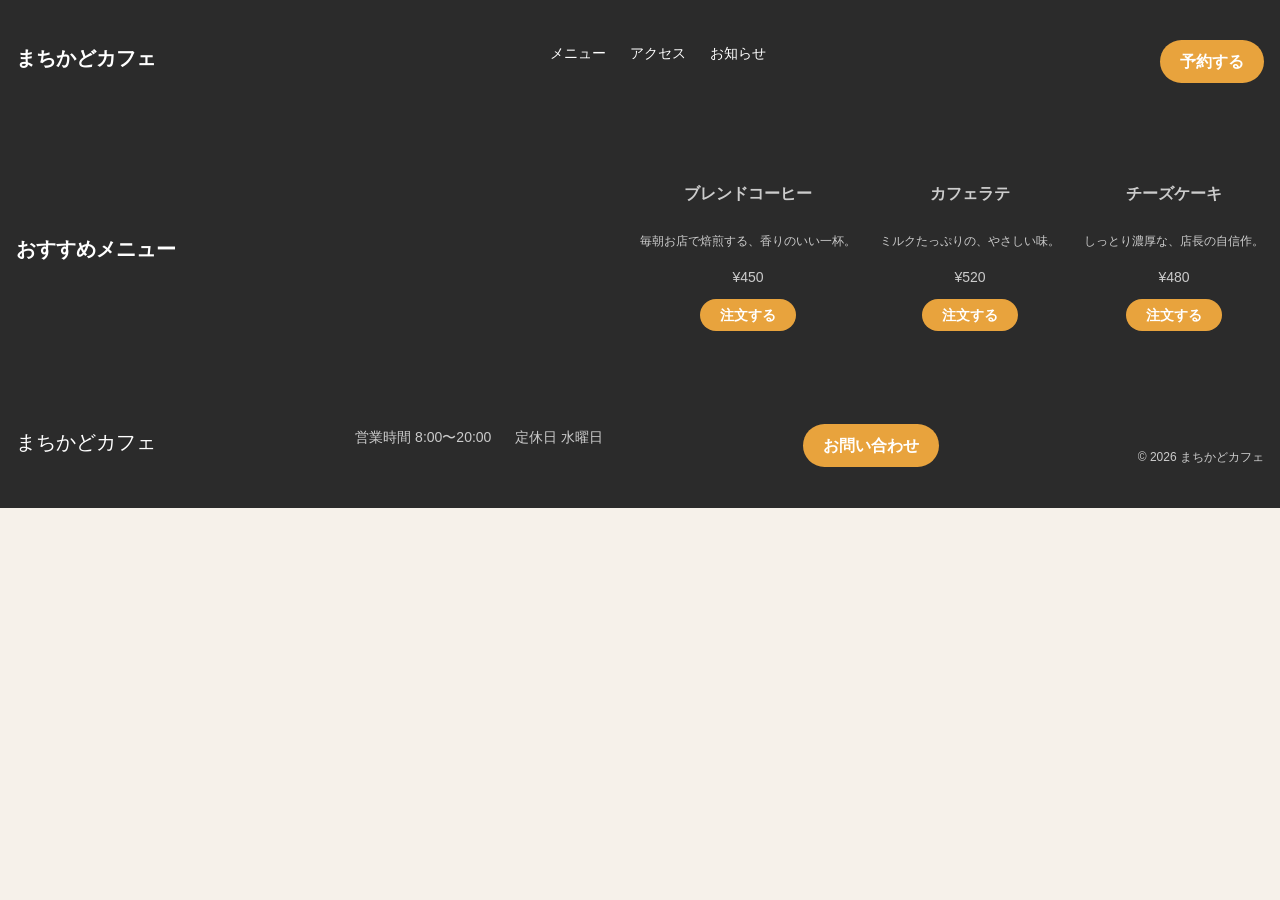
<file: 20261009/index.html>
<!DOCTYPE html>
<html lang="ja">
<head>
  <meta charset="UTF-8">
  <meta name="viewport" content="width=device-width, initial-scale=1.0">
  <title>まちかどカフェ</title>
  <link rel="stylesheet" href="css/base.css">
  <link rel="stylesheet" href="css/header.css">
  <link rel="stylesheet" href="css/main.css">
  <link rel="stylesheet" href="css/footer.css">
</head>
<body>
  <!-- ===== A ヘッダー ここから ===== -->
  <header class="box">
    <h1 class="title">まちかどカフェ</h1>
    <ul class="list">
      <li><a class="link" href="#">メニュー</a></li>
      <li><a class="link" href="#">アクセス</a></li>
      <li><a class="link" href="#">お知らせ</a></li>
    </ul>
    <a class="btn" href="#">予約する</a>
  </header>

  <!-- ===== A ヘッダー ここまで ===== -->

  <!-- ===== B メイン ここから ===== -->
  <main class="box">
    <h2 class="title">おすすめメニュー</h2>
    <ul class="list">
      <li class="item">
        <h3 class="name">ブレンドコーヒー</h3>
        <p class="text">毎朝お店で焙煎する、香りのいい一杯。</p>
        <p class="price">¥450</p>
        <a class="btn" href="#">注文する</a>
      </li>
      <li class="item">
        <h3 class="name">カフェラテ</h3>
        <p class="text">ミルクたっぷりの、やさしい味。</p>
        <p class="price">¥520</p>
        <a class="btn" href="#">注文する</a>
      </li>
      <li class="item">
        <h3 class="name">チーズケーキ</h3>
        <p class="text">しっとり濃厚な、店長の自信作。</p>
        <p class="price">¥480</p>
        <a class="btn" href="#">注文する</a>
      </li>
    </ul>
  </main>

  <!-- ===== B メイン ここまで ===== -->

  <!-- ===== C フッター ここから ===== -->
  <footer class="box">
    <p class="title">まちかどカフェ</p>
    <ul class="list">
      <li>営業時間 8:00〜20:00</li>
      <li>定休日 水曜日</li>
    </ul>
    <a class="btn" href="#">お問い合わせ</a>
    <p class="text">© 2026 まちかどカフェ</p>
  </footer>

  <!-- ===== C フッター ここまで ===== -->
</body>
</html>
</file>
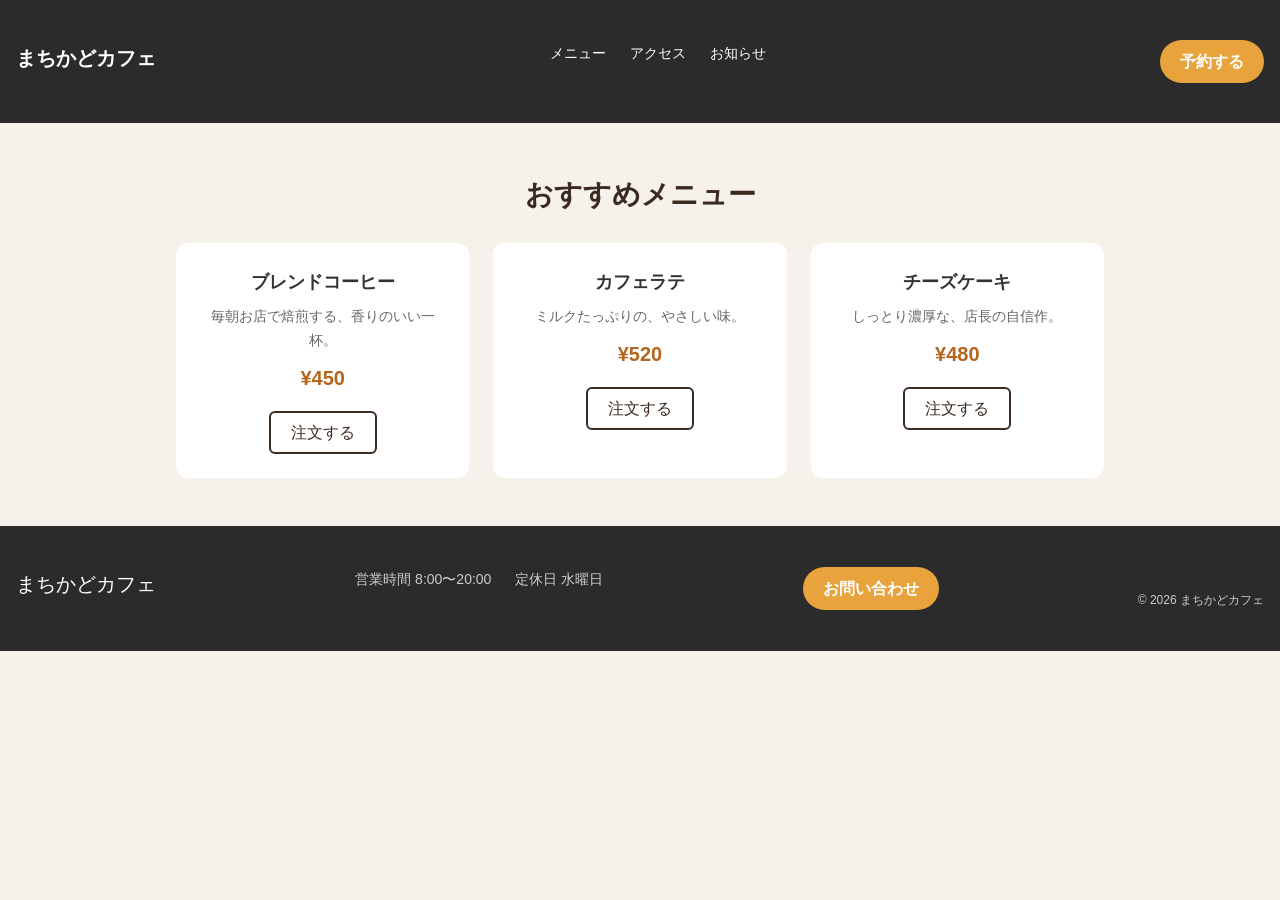
<file: 20261016 /index.html>
<!DOCTYPE html>
<html lang="ja">
<head>
  <meta charset="UTF-8">
  <meta name="viewport" content="width=device-width, initial-scale=1.0">
  <title>まちかどカフェ</title>
  <link rel="stylesheet" href="css/base.css">
  <link rel="stylesheet" href="css/header.css">
  <link rel="stylesheet" href="css/main.css">
  <link rel="stylesheet" href="css/footer.css">
</head>
<body>
  <!-- ===== A ヘッダー ここから ===== -->
  <header class="box">
    <h1 class="title">まちかどカフェ</h1>
    <ul class="list">
      <li><a class="link" href="#">メニュー</a></li>
      <li><a class="link" href="#">アクセス</a></li>
      <li><a class="link" href="#">お知らせ</a></li>
    </ul>
    <a class="btn" href="#">予約する</a>
  </header>

  <!-- ===== A ヘッダー ここまで ===== -->

  <!-- ===== B メイン ここから ===== -->
  <main class="menu__box">
    <h2 class="menu__title">おすすめメニュー</h2>
    <ul class="menu__list">
      <li class="menu__item">
        <h3 class="menu__name">ブレンドコーヒー</h3>
        <p class="menu__text">毎朝お店で焙煎する、香りのいい一杯。</p>
        <p class="menu__price">¥450</p>
        <a class="menu__btn" href="#">注文する</a>
      </li>
      <li class="menu__item">
        <h3 class="menu__name">カフェラテ</h3>
        <p class="menu__text">ミルクたっぷりの、やさしい味。</p>
        <p class="menu__price">¥520</p>
        <a class="menu__btn" href="#">注文する</a>
      </li>
      <li class="menu__item">
        <h3 class="menu__name">チーズケーキ</h3>
        <p class="menu__text">しっとり濃厚な、店長の自信作。</p>
        <p class="menu__price">¥480</p>
        <a class="menu__btn" href="#">注文する</a>
      </li>
    </ul>
  </main>

  <!-- ===== B メイン ここまで ===== -->

  <!-- ===== C フッター ここから ===== -->
  <footer class="box">
    <p class="title">まちかどカフェ</p>
    <ul class="list">
      <li>営業時間 8:00〜20:00</li>
      <li>定休日 水曜日</li>
    </ul>
    <a class="btn" href="#">お問い合わせ</a>
    <p class="text">© 2026 まちかどカフェ</p>
  </footer>

  <!-- ===== C フッター ここまで ===== -->
</body>
</html>
</file>
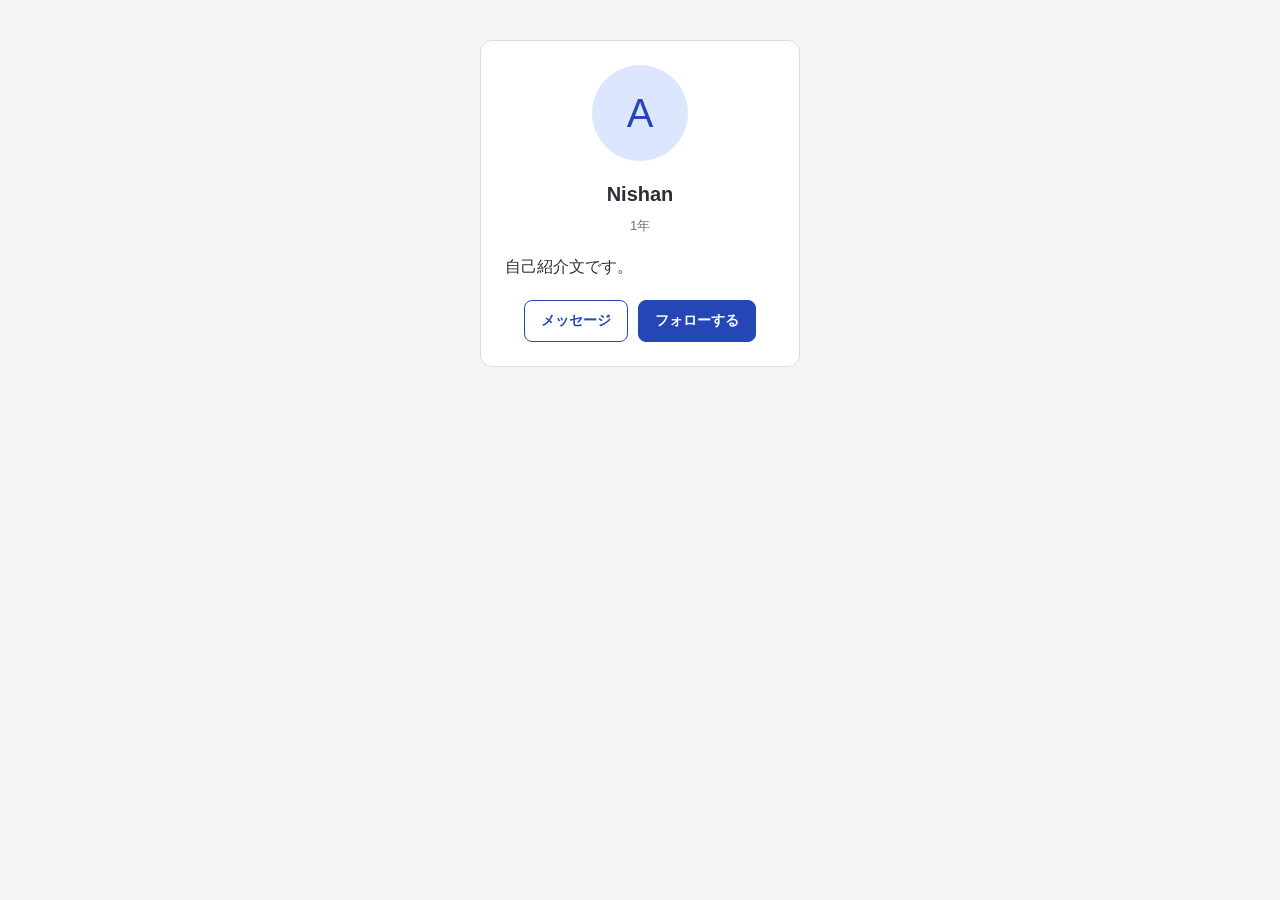
<file: 261002/index.html>
<!DOCTYPE html>
<html lang="en">
<head>
    <meta charset="UTF-8">
    <meta name="viewport" content="width=device-width, initial-scale=1.0">
    <title>profile</title>
    <link rel="stylesheet" href="style.css">
</head>
<body>
    <article class="profile">
        <P class="profile__icon">A</P>
        <h1 class="profile__name">Nishan</h1>
        <p class="profile__year">1年</p>
        <p classs=""profile__introduction">自己紹介文です。</p>

        <div class="profile__footer">
            <a class="button" href="#">メッセージ</a>
            <a class="button button--primary" href="#">フォローする</a>
        </div>
    </article>
</body>
</html>
</file>
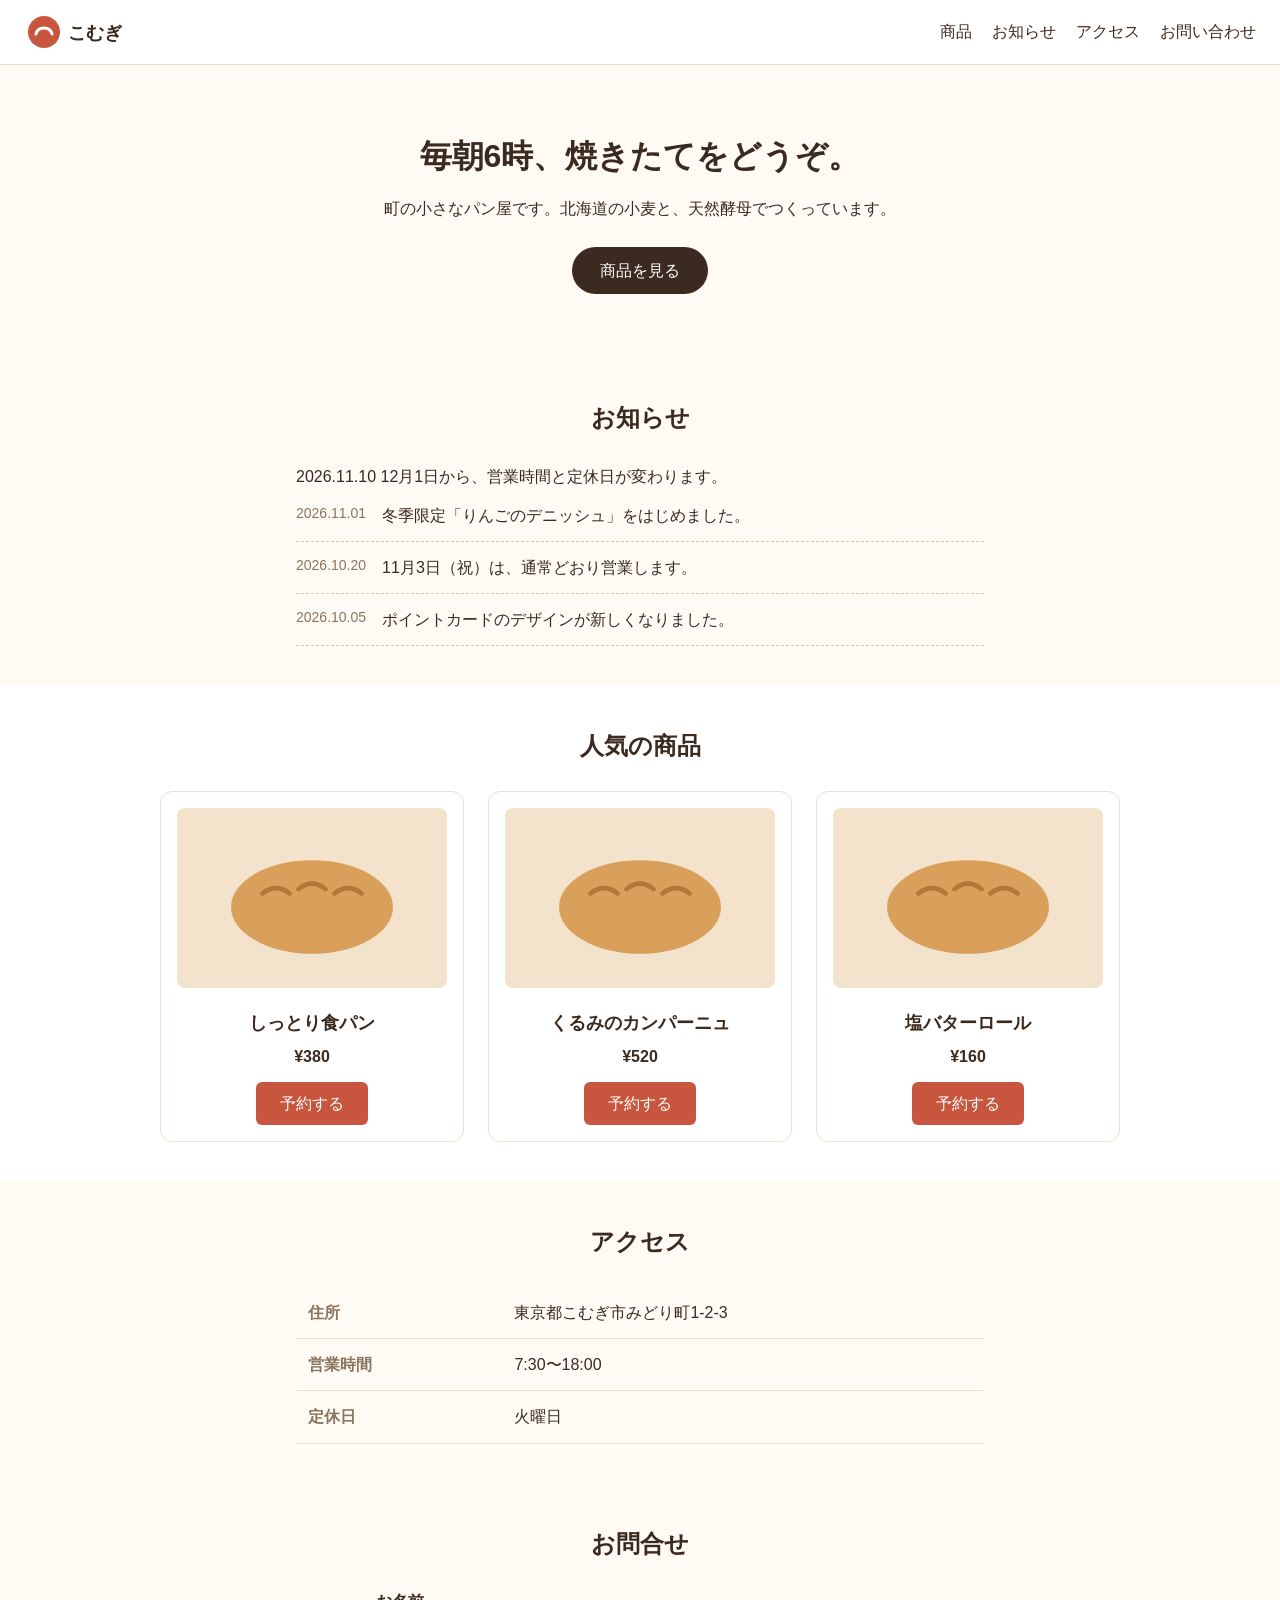
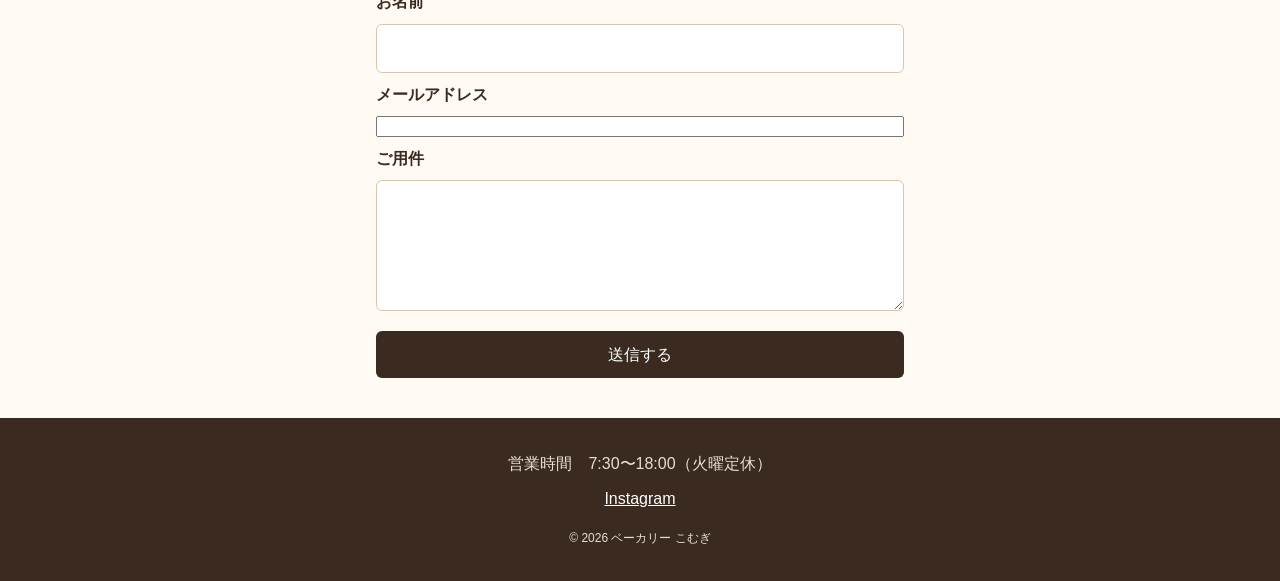
<file: 261106/index.html>
<!DOCTYPE html>
<html lang="ja">
<head>
  <meta charset="UTF-8">
  <meta name="viewport" content="width=device-width, initial-scale=1.0">
  <title>Document</title>
  <link rel="stylesheet" href="css/style.css">
</head>
<body>
  <header class="site-header">
<img src="img/logo.svg" alt="ベーカリーこむぎ">
    <nav>
      <ul class="site-header__nav">
        <li><a class="site-header__link" href="#products">商品</a></li>
        <li><a class="site-header__link" href="#news">お知らせ</a></li>
        <li><a class="site-header__link" href="#access">アクセス</a></li>
        <li><a class="site-header__link" href="#contact">お問い合わせ</a></li>
      </ul>
    </nav>
  </header>

  <div class="hero">
    <h1 class="hero__title">毎朝6時、焼きたてをどうぞ。</h1>
    <p class="hero__text">町の小さなパン屋です。北海道の小麦と、天然酵母でつくっています。</p>
    <a class="hero__button" href="#products">商品を見る</a>
  </div>

  <section class="news" id="news">
    <h2 class="section-title">お知らせ</h2>
    <ul class="newsList">
    <li class="news-item">
    <span class="news-date">2026.11.10</span>
    <span class="news-text">12月1日から、営業時間と定休日が変わります。</span>
  </li>
      <li class="newsList-item"><span class="date">2026.11.01</span><span class="text">冬季限定「りんごのデニッシュ」をはじめました。</span></li>
      <li class="newsList-item"><span class="date">2026.10.20</span><span class="text">11月3日（祝）は、通常どおり営業します。</span></li>
      <li class="newsList-item"><span class="date">2026.10.05</span><span class="text">ポイントカードのデザインが新しくなりました。</span></li>
    </ul>
  </section>

  <section class="products" id="products">
    <h2 class="section-title">人気の商品</h2>
    <div class="products__list">
      <div class="product-card">
        <img class="product-card__image" src="img/bread.svg">
        <h3 class="product-card__name">しっとり食パン</h3>
        <p class="product-card__price">¥380</p>
        <a class="product-card__button" href="#contact">予約する</a>
      </div>
      <div class="product-card">
        <img class="product-card__image" src="img/bread.svg">
        <h3 class="product-card__name">くるみのカンパーニュ</h3>
        <p class="product-card__price">¥520</p>
        <a class="product-card__button" href="#contact">予約する</a>
      </div>
      <div class="product-card">
        <img class="product-card__image" src="img/bread.svg">
        <h3 class="product-card__name">塩バターロール</h3>
        <p class="product-card__price">¥160</p>
        <a class="product-card__button" href="#contact">予約する</a>
      </div>
    </div>
    </div>
  </section>

  <section class="access" id="access">
    <h2 class="section-title">アクセス</h2>
    <table class="access__table">
      <tr><th>住所</th><td>東京都こむぎ市みどり町1-2-3</td></tr>
      <tr><th>営業時間</th><td>7:30〜18:00</td></tr>
      <tr><th>定休日</th><td>火曜日</td></tr>
    </table>
  </section>

  <section class="contact" id="contact">
    <h2 class="section-title">お問合せ</h2>
    <form class="contact__form">
      <label class="contact__label" for="name">お名前</label>
      <input class="contact__input" type="text" id="name" name="username">
      <label class="contact__label" for="email">メールアドレス</label>
      <input type="email" id="email" name="email">
      <label class="contact__label" for="message">ご用件</label>
      <textarea class="contact__input" id="message" name="message" rows="4"></textarea>
      <button class="contact__button" type="submit">送信する</button>
    </form>
  </section>

  <footer class="site-footer">
    <p class="site-footer__hours">営業時間　7:30〜18:00（火曜定休）</p>
    <a class="site-footer__link" href="">Instagram</a>
    <p class="site-footer__copy">© 2026 ベーカリー こむぎ</p>
  </footer>
</body>
</html>
</file>
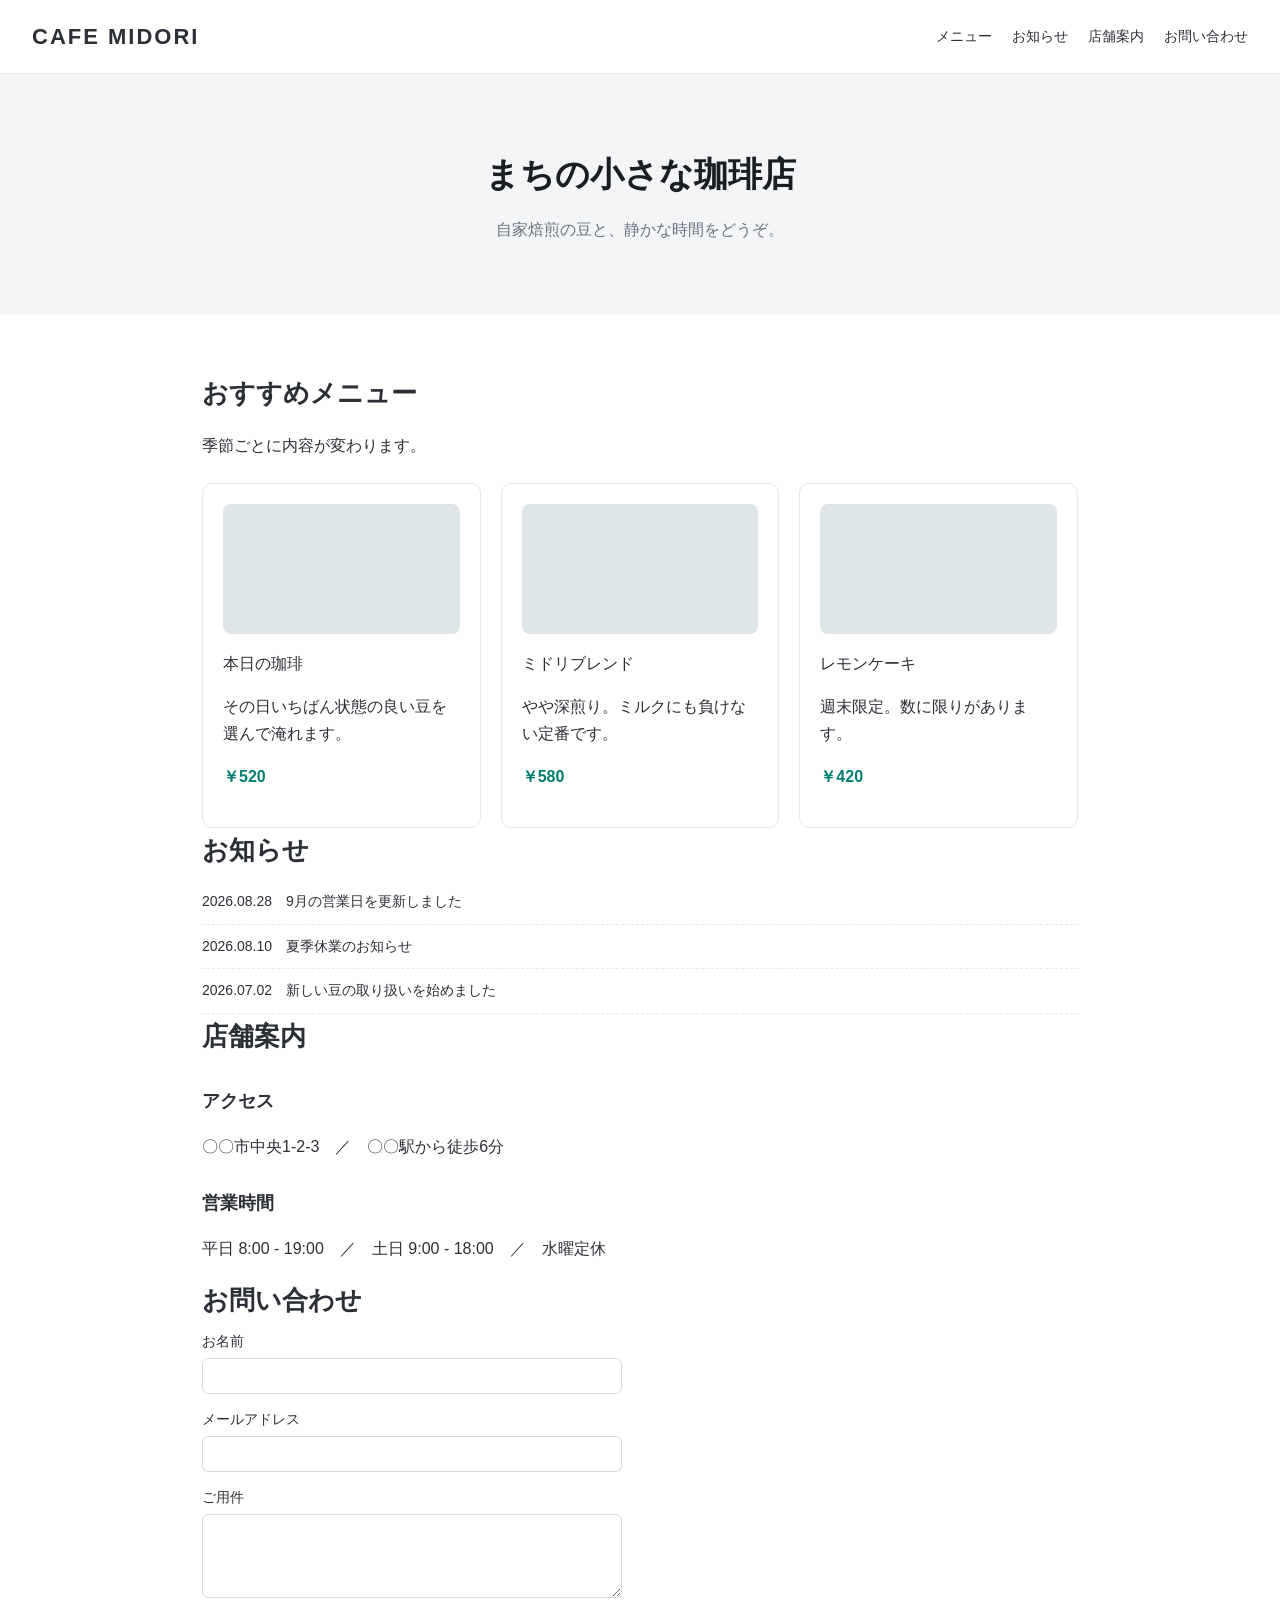
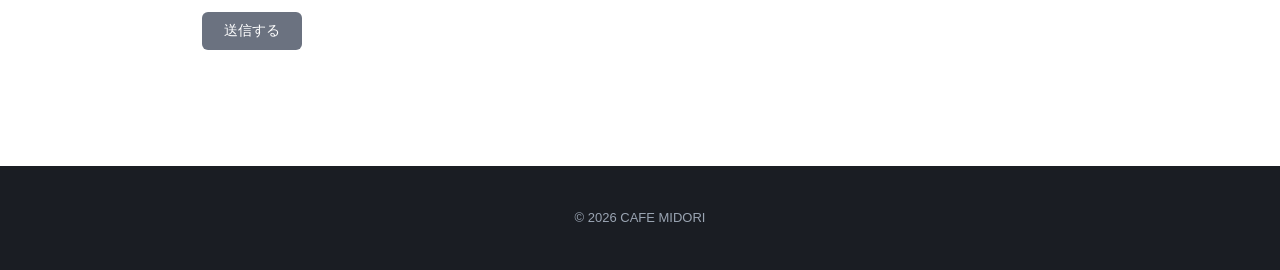
<file: sample-site.html>
<!DOCTYPE html>
<html lang="ja">
<head>
<meta charset="UTF-8">
<meta name="viewport" content="width=device-width, initial-scale=1.0">
<title>CAFE MIDORI｜まちの小さな珈琲店</title>
<style>
  /* ===== ベース ===== */
  * { box-sizing: border-box; }
  body { margin: 0; font-family: "Helvetica Neue", Arial, "Hiragino Kaku Gothic ProN", "Meiryo", sans-serif; color: #2b2f36; line-height: 1.7; }
  img { max-width: 100%; border-radius: 8px; display: block; }

  /* ===== ヘッダー ===== */
  header { display: flex; justify-content: space-between; align-items: center; padding: 18px 32px; border-bottom: 1px solid #e5e8ec; }
  header h1 { font-size: 22px; letter-spacing: 2px; margin: 0; }
  nav ul { display: flex; gap: 20px; list-style: none; margin: 0; padding: 0; font-size: 14px; }

  /* ===== ヒーロー ===== */
  .hero { padding: 72px 32px; background: #f3f5f7; text-align: center; }
  .hero-title { font-size: 34px; font-weight: bold; margin: 0 0 12px; }
  .hero-text { color: #6b7280; margin: 0; }

  /* ===== 本文 ===== */
  main { max-width: 940px; margin: 0 auto; padding: 56px 32px; }
  h2 { font-size: 26px; margin: 0 0 8px; }
  h3 { font-size: 18px; margin: 28px 0 8px; }

  /* ===== 商品カード ===== */
  .cards { display: flex; gap: 20px; margin-top: 24px; flex-wrap: wrap; }
  .card { flex: 1 1 260px; border: 1px solid #e5e8ec; border-radius: 10px; padding: 20px; }
  .card-title { font-size: 17px; font-weight: bold; margin: 12px 0 6px; }
  #shop .card .price { color: #017f72; font-weight: bold; }

  /* ===== お知らせ ===== */
  .news li { padding: 10px 0; border-bottom: 1px dashed #e5e8ec; font-size: 14px; list-style: none; }
  .news { padding: 0; margin: 0; }

  /* ===== フォーム ===== */
  form label { display: block; font-size: 14px; margin-bottom: 4px; }
  form input, form textarea { display: block; width: 100%; max-width: 420px; padding: 9px; margin-bottom: 14px; border: 1px solid #d6dbe2; border-radius: 6px; font-size: 14px; }
  .btn { background: #6b7280 !important; color: #fff; border: none; padding: 10px 22px; border-radius: 6px; font-size: 14px; cursor: pointer; }

  /* ===== フッター ===== */
  footer { background: #1a1d23; color: #9aa4b2; padding: 28px 32px; font-size: 13px; text-align: center; margin-top: 60px; }

  /* ============================================================
     ここから下が「あとから追加した」CSS。
     4つとも、書いたはずなのに画面に反映されない。
     ============================================================ */
  .price      { color: #d4593f; }          /* 課題1：価格を赤くしたい */
  .card-title { font-size: 22px; }         /* 課題2：カード見出しを大きくしたい */
  .btn        { background: #00a896; }     /* 課題3：ボタンを緑にしたい */
  .hero-title { color: #017f72; }          /* 課題4：ヒーローの見出しを緑にしたい */
</style>
</head>
<body>

  <header>
    <h1>CAFE MIDORI</h1>
    <nav>
      <ul>
        <li>メニュー</li>
        <li>お知らせ</li>
        <li>店舗案内</li>
        <li>お問い合わせ</li>
      </ul>
    </nav>
  </header>

  <section class="hero">
    <p class="hero-title" style="color:#1a1d23;">まちの小さな珈琲店</p>
    <p class="hero-text">自家焙煎の豆と、静かな時間をどうぞ。</p>
  </section>

  <main>

    <section id="shop">
      <h2>おすすめメニュー</h2>
      <p>季節ごとに内容が変わります。</p>

      <div class="cards">
        <article class="card">
          <img src="data:image/svg+xml;utf8,<svg xmlns='http://www.w3.org/2000/svg' width='400' height='220'><rect width='400' height='220' fill='%23dfe6ea'/></svg>" alt="本日の珈琲">
          <p class="cardtitle">本日の珈琲</p>
          <p>その日いちばん状態の良い豆を選んで淹れます。</p>
          <p class="price">￥520</p>
        </article>
        <article class="card">
          <img src="data:image/svg+xml;utf8,<svg xmlns='http://www.w3.org/2000/svg' width='400' height='220'><rect width='400' height='220' fill='%23dfe6ea'/></svg>" alt="ミドリブレンド">
          <p class="cardtitle">ミドリブレンド</p>
          <p>やや深煎り。ミルクにも負けない定番です。</p>
          <p class="price">￥580</p>
        </article>
        <article class="card">
          <img src="data:image/svg+xml;utf8,<svg xmlns='http://www.w3.org/2000/svg' width='400' height='220'><rect width='400' height='220' fill='%23dfe6ea'/></svg>" alt="レモンケーキ">
          <p class="cardtitle">レモンケーキ</p>
          <p>週末限定。数に限りがあります。</p>
          <p class="price">￥420</p>
        </article>
      </div>
    </section>

    <section>
      <h2>お知らせ</h2>
      <ul class="news">
        <li>2026.08.28　9月の営業日を更新しました</li>
        <li>2026.08.10　夏季休業のお知らせ</li>
        <li>2026.07.02　新しい豆の取り扱いを始めました</li>
      </ul>
    </section>

    <section>
      <h2>店舗案内</h2>
      <h3>アクセス</h3>
      <p>〇〇市中央1-2-3　／　〇〇駅から徒歩6分</p>
      <h3>営業時間</h3>
      <p>平日 8:00 - 19:00　／　土日 9:00 - 18:00　／　水曜定休</p>
    </section>

    <section>
      <h2>お問い合わせ</h2>
      <form>
        <label for="name">お名前</label>
        <input type="text" id="name">
        <label for="mail">メールアドレス</label>
        <input type="email" id="mail">
        <label for="body">ご用件</label>
        <textarea id="body" rows="4"></textarea>
        <button type="button" class="btn">送信する</button>
      </form>
    </section>

  </main>

  <footer>
    <p>&copy; 2026 CAFE MIDORI</p>
  </footer>

</body>
</html>
</file>
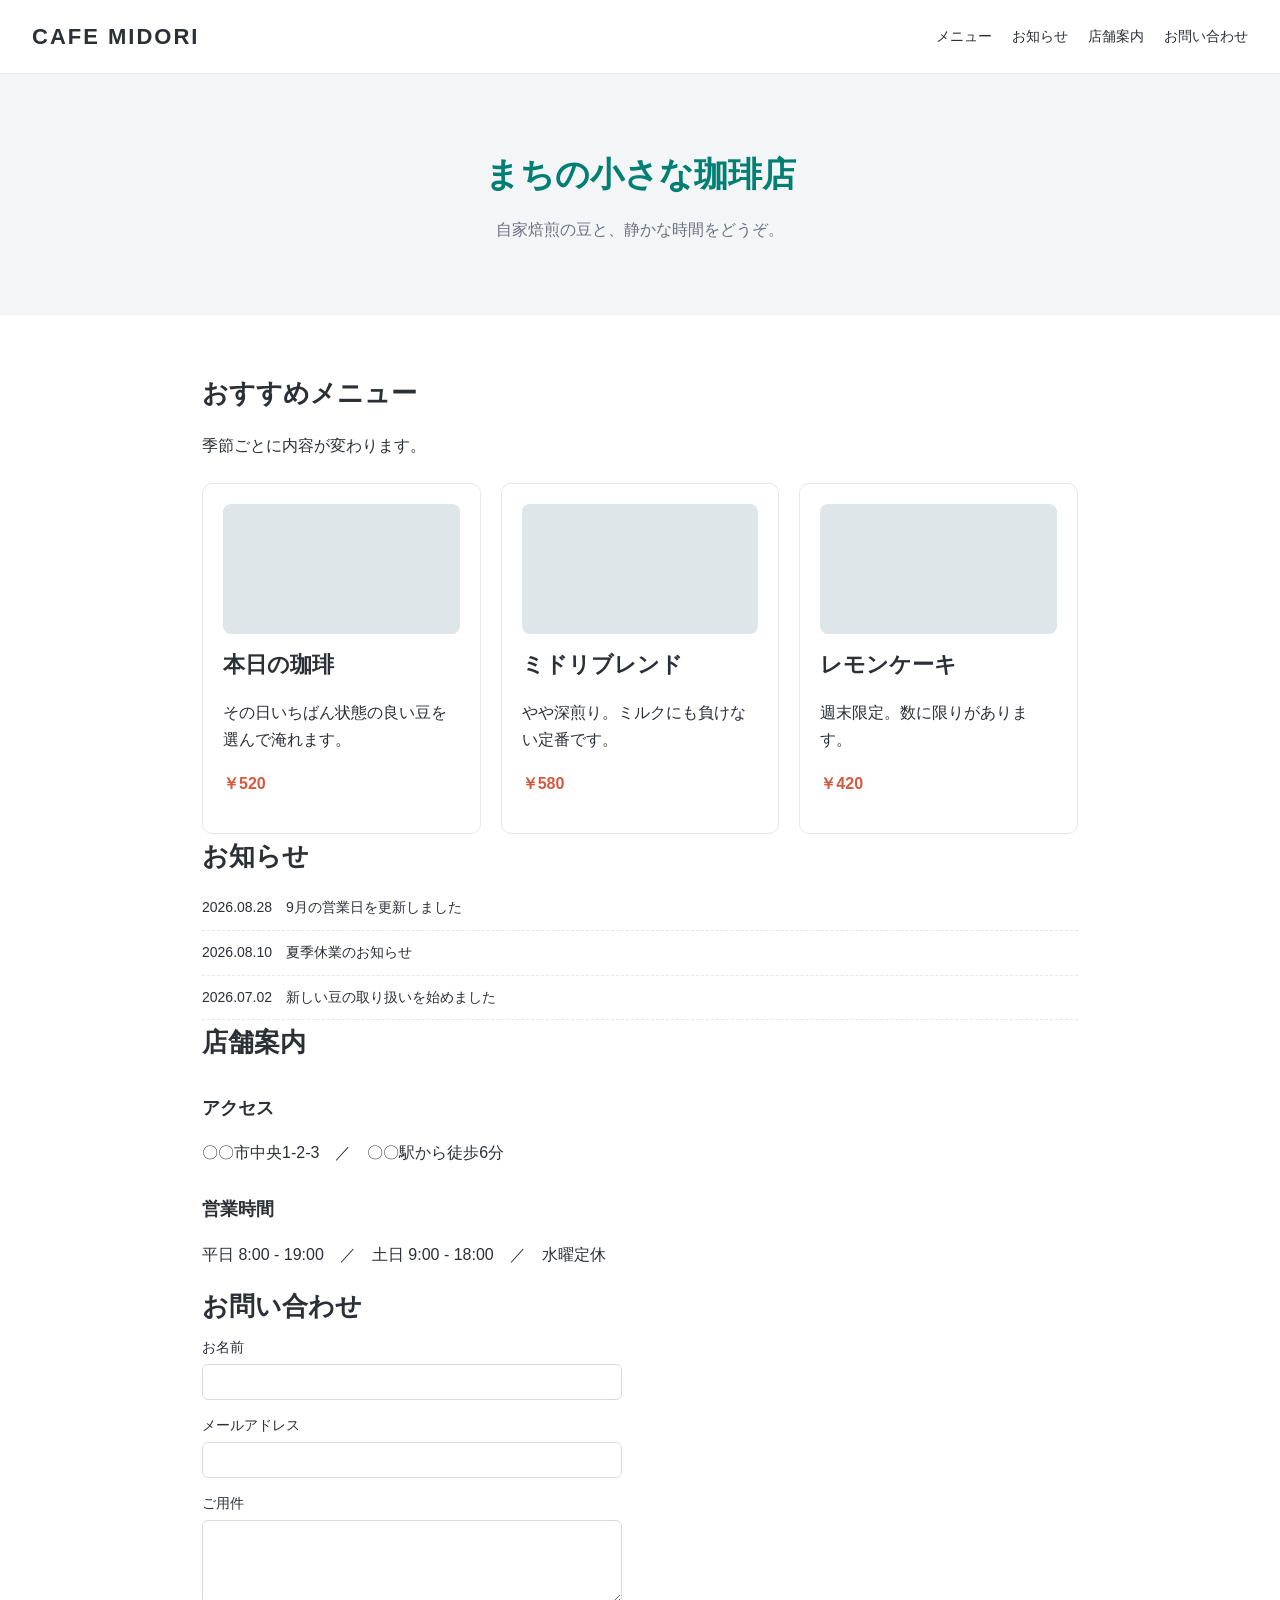
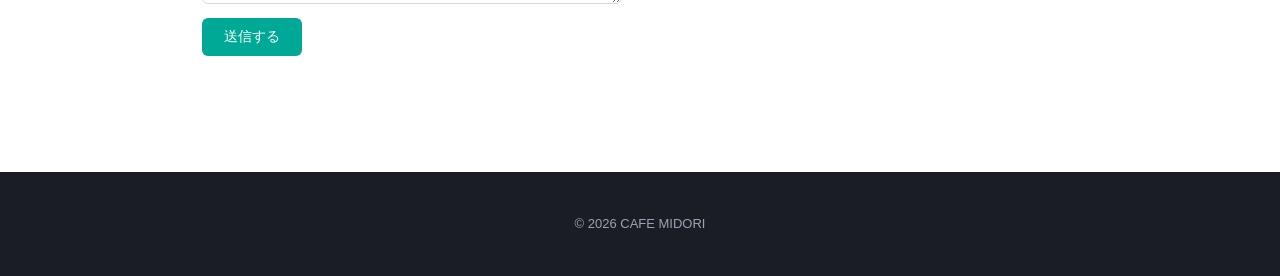
<file: 260918/sample-site.html>
<!DOCTYPE html>
<html lang="ja">
<head>
<meta charset="UTF-8">
<meta name="viewport" content="width=device-width, initial-scale=1.0">
<title>CAFE MIDORI｜まちの小さな珈琲店</title>
<style>
  /* ===== ベース ===== */
  * { box-sizing: border-box; }
  body { margin: 0; font-family: "Helvetica Neue", Arial, "Hiragino Kaku Gothic ProN", "Meiryo", sans-serif; color: #2b2f36; line-height: 1.7; }
  img { max-width: 100%; border-radius: 8px; display: block; }

  /* ===== ヘッダー ===== */
  header { display: flex; justify-content: space-between; align-items: center; padding: 18px 32px; border-bottom: 1px solid #e5e8ec; }
  header h1 { font-size: 22px; letter-spacing: 2px; margin: 0; }
  nav ul { display: flex; gap: 20px; list-style: none; margin: 0; padding: 0; font-size: 14px; }

  /* ===== ヒーロー ===== */
  .hero { padding: 72px 32px; background: #f3f5f7; text-align: center; }
  .hero-title { font-size: 34px; font-weight: bold; margin: 0 0 12px; }
  .hero-text { color: #6b7280; margin: 0; }

  /* ===== 本文 ===== */
  main { max-width: 940px; margin: 0 auto; padding: 56px 32px; }
  h2 { font-size: 26px; margin: 0 0 8px; }
  h3 { font-size: 18px; margin: 28px 0 8px; }

  /* ===== 商品カード ===== */
  .cards { display: flex; gap: 20px; margin-top: 24px; flex-wrap: wrap; }
  .card { flex: 1 1 260px; border: 1px solid #e5e8ec; border-radius: 10px; padding: 20px; }
  .card-title { font-size: 17px; font-weight: bold; margin: 12px 0 6px; }
  .card .price { color:#d4593f; font-weight: bold; }

  /* ===== お知らせ ===== */
  .news li { padding: 10px 0; border-bottom: 1px dashed #e5e8ec; font-size: 14px; list-style: none; }
  .news { padding: 0; margin: 0; }

  /* ===== フォーム ===== */
  form label { display: block; font-size: 14px; margin-bottom: 4px; }
  form input, form textarea { display: block; width: 100%; max-width: 420px; padding: 9px; margin-bottom: 14px; border: 1px solid #d6dbe2; border-radius: 6px; font-size: 14px; }
  .btn { background: #00a896; color: #fff; border: none; padding: 10px 22px; border-radius: 6px; font-size: 14px; cursor: pointer; }

  /* ===== フッター ===== */
  footer { background: #1a1d23; color: #9aa4b2; padding: 28px 32px; font-size: 13px; text-align: center; margin-top: 60px; }

  /* ============================================================
     ここから下が「あとから追加した」CSS。
     4つとも、書いたはずなのに画面に反映されない。
     ============================================================ */
           /* 課題1：価格を赤くしたい */
  .card-title { font-size: 22px; }         /* 課題2：カード見出しを大きくしたい */
      /* 課題3：ボタンを緑にしたい */
  .hero-title { color: #017f72; }          /* 課題4：ヒーローの見出しを緑にしたい */
</style>
</head>
<body>

  <header>
    <h1>CAFE MIDORI</h1>
    <nav>
      <ul>
        <li>メニュー</li>
        <li>お知らせ</li>
        <li>店舗案内</li>
        <li>お問い合わせ</li>
      </ul>
    </nav>
  </header>

  <section class="hero">
    <p class="hero-title">まちの小さな珈琲店</p>
    <p class="hero-text">自家焙煎の豆と、静かな時間をどうぞ。</p>
  </section>

  <main>

    <section id="shop">
      <h2>おすすめメニュー</h2>
      <p>季節ごとに内容が変わります。</p>

      <div class="cards">
        <article class="card">
          <img src="data:image/svg+xml;utf8,<svg xmlns='http://www.w3.org/2000/svg' width='400' height='220'><rect width='400' height='220' fill='%23dfe6ea'/></svg>" alt="本日の珈琲">
          <p class="card-title">本日の珈琲</p>
          <p>その日いちばん状態の良い豆を選んで淹れます。</p>
          <p class="price">￥520</p>
        </article>
        <article class="card">
          <img src="data:image/svg+xml;utf8,<svg xmlns='http://www.w3.org/2000/svg' width='400' height='220'><rect width='400' height='220' fill='%23dfe6ea'/></svg>" alt="ミドリブレンド">
          <p class="card-title">ミドリブレンド</p>
          <p>やや深煎り。ミルクにも負けない定番です。</p>
          <p class="price">￥580</p>
        </article>
        <article class="card">
          <img src="data:image/svg+xml;utf8,<svg xmlns='http://www.w3.org/2000/svg' width='400' height='220'><rect width='400' height='220' fill='%23dfe6ea'/></svg>" alt="レモンケーキ">
          <p class="card-title">レモンケーキ</p>
          <p>週末限定。数に限りがあります。</p>
          <p class="price">￥420</p>
        </article>
      </div>
    </section>

    <section>
      <h2>お知らせ</h2>
      <ul class="news">
        <li>2026.08.28　9月の営業日を更新しました</li>
        <li>2026.08.10　夏季休業のお知らせ</li>
        <li>2026.07.02　新しい豆の取り扱いを始めました</li>
      </ul>
    </section>

    <section>
      <h2>店舗案内</h2>
      <h3>アクセス</h3>
      <p>〇〇市中央1-2-3　／　〇〇駅から徒歩6分</p>
      <h3>営業時間</h3>
      <p>平日 8:00 - 19:00　／　土日 9:00 - 18:00　／　水曜定休</p>
    </section>

    <section>
      <h2>お問い合わせ</h2>
      <form>
        <label for="name">お名前</label>
        <input type="text" id="name">
        <label for="mail">メールアドレス</label>
        <input type="email" id="mail">
        <label for="body">ご用件</label>
        <textarea id="body" rows="4"></textarea>
        <button type="button" class="btn">送信する</button>
      </form>
    </section>

  </main>

  <footer>
    <p>&copy; 2026 CAFE MIDORI</p>
  </footer>

</body>
</html>
</file>
<file: 20261009/css/base.css>
/* base.css … 先生が用意したファイル。だれも書きかえない */

* {
  box-sizing: border-box;
}

body {
  margin: 0;
  font-family: sans-serif;
  color: #333;
  background: #f6f1ea;
  line-height: 1.7;
}
</file>
<file: 20261009/css/header.css>
/* header.css … 26512 さんの担当 */
.box {
  display: flex;
  justify-content: space-between;
  align-items: center;
  padding: 16px 32px;
  background: #3b2a20;
}

.title {
  margin: 0;
  font-size: 22px;
  color: #fff;
}

.list {
  display: flex;
  gap: 24px;
  margin: 0;
  padding: 0;
  list-style: none;
}

.link {
  color: #fff;
  text-decoration: none;
}

.btn {
  padding: 8px 20px;
  border-radius: 999px;
  background: #e8a33d;
  color: #3b2a20;
  font-weight: bold;
  text-decoration: none;
}
</file>
<file: 20261009/css/main.css>
/* main.css … 26543 さんの担当 */
  menu__box {
  max-width: 960px;
  margin: 0 auto;
  padding: 48px 16px;
}

.menu__title {
  margin: 0 0 24px;
  font-size: 28px;
  text-align: center;
  color: #3b2a20;
}

.menu__list {
  display: flex;
  gap: 24px;
  margin: 0;
  padding: 0;
  list-style: none;
}

.menu__item {
  flex: 1;
  padding: 24px;
  border-radius: 12px;
  background: #fff;
  text-align: center;
}

.menu__name {
  margin: 0;
  font-size: 18px;
}

.menu__text {
  margin: 8px 0;
  font-size: 14px;
  color: #666;
}

.menu__price {
  margin: 0 0 16px;
  font-size: 20px;
  font-weight: bold;
  color: #b5651d;
}

.menu__btn {
  display: inline-block;
  padding: 6px 20px;
  border: 2px solid #3b2a20;
  border-radius: 6px;
  color: #3b2a20;
  text-decoration: none;
}
</file>
<file: 20261009/css/footer.css>
/* footer.css … 26514 さんの担当 */
.box {
  padding: 40px 16px;
  background: #2b2b2b;
  color: #ccc;
  text-align: center;
}

.title {
  margin: 0 0 8px;
  font-size: 20px;
  color: #fff;
}

.list {
  margin: 0 0 16px;
  padding: 0;
  list-style: none;
  font-size: 14px;
}

.btn {
  color: #fff;
}

.text {
  margin: 24px 0 0;
  font-size: 12px;
}
</file>
<file: 20261016 /css/base.css>
/* base.css … 先生が用意したファイル。だれも書きかえない */

* {
  box-sizing: border-box;
}

body {
  margin: 0;
  font-family: sans-serif;
  color: #333;
  background: #f6f1ea;
  line-height: 1.7;
}
</file>
<file: 20261016 /css/header.css>
/* header.css … 26512 さんの担当 */
.box {
  display: flex;
  justify-content: space-between;
  align-items: center;
  padding: 16px 32px;
  background: #3b2a20;
}

.title {
  margin: 0;
  font-size: 22px;
  color: #fff;
}

.list {
  display: flex;
  gap: 24px;
  margin: 0;
  padding: 0;
  list-style: none;
}

.link {
  color: #fff;
  text-decoration: none;
}

.btn {
  padding: 8px 20px;
  border-radius: 999px;
  background: #e8a33d;
  color: #3b2a20;
  font-weight: bold;
  text-decoration: none;
}
</file>
<file: 20261016 /css/main.css>
/* main.css … 26543 さんの担当 */
.menu__box {
  max-width: 960px;
  margin: 0 auto;
  padding: 48px 16px;
}

.menu__title {
  margin: 0 0 24px;
  font-size: 28px;
  text-align: center;
  color: #3b2a20;
}

.menu__list {
  display: flex;
  gap: 24px;
  margin: 0;
  padding: 0;
  list-style: none;
}

.menu__item {
  flex: 1;
  padding: 24px;
  border-radius: 12px;
  background: #fff;
  text-align: center;
}

.menu__name {
  margin: 0;
  font-size: 18px;
}

.menu__text {
  margin: 8px 0;
  font-size: 14px;
  color: #666;
}

.menu__price {
  margin: 0 0 16px;
  font-size: 20px;
  font-weight: bold;
  color: #b5651d;
}

.menu__btn {
  display: inline-block;
  padding: 6px 20px;
  border: 2px solid #3b2a20;
  border-radius: 6px;
  color: #3b2a20;
  text-decoration: none;
}
</file>
<file: 20261016 /css/footer.css>
/* footer.css … 26514 さんの担当 */
.box {
  padding: 40px 16px;
  background: #2b2b2b;
  color: #ccc;
  text-align: center;
}

.title {
  margin: 0 0 8px;
  font-size: 20px;
  color: #fff;
}

.list {
  margin: 0 0 16px;
  padding: 0;
  list-style: none;
  font-size: 14px;
}

.btn {
  color: #fff;
}

.text {
  margin: 24px 0 0;
  font-size: 12px;
}
</file>
<file: 261002/style.css>
/*common */
* {
  box-sizing: border-box;
}

body {
  margin: 0;
  padding: 40px 20px;
  background: #f3f5f7;
  color: #2b2f36;
  font-family: sans-serif;
  line-height: 1.7;
}
.button {
    display: inline-block;
    padding: 8px 16px;
    border: 1px solid #2447b5;
    border-radius: 8px;
    color: #2447b5;
    font-size: 14px;
    font-weight: bold;
    text-decoration: none;
}
.button--primary {
    background: #2447b5;
    color: #ffffff;
}

/*common */

/* profile */
.profile {
  max-width: 320px;
  margin: 0 auto;
  padding: 24px;
  background: #ffffff;
  border: 1px solid #d8dee6;
  border-radius: 12px;
}

.profile__icon {
    width: 96px;
    height: 96px;
    margin: 0 auto 16px;
    border-radius: 50%;
    background: #dce7ff;
    color: #2447b5;
    font-size: 40px;
    line-height: 96px;
    text-align: center;
    }

.profile__name {
    margin: 0;
    font-size: 20px;
    text-align: center;
    }

.profile__year {
    margin: 4px 0 16px;
    font-size: 13px;
    color: #6b7280;
    text-align: center;
}

.profile__introduction {
    margin: 0;
    font-size: 14px;
}

.profile__footer {
    display: flex;
    justify-content: center;
    gap: 10px;
    margin-top: 20px;
}
 /* profile */
</file>
<file: 261106/css/style.css>
/* ベーカリー こむぎ */
* {
  box-sizing: border-box;
}

body {
  margin: 0;
  font-family: sans-serif;
  color: #3a2a1f;
  background: #fffaf3;
  line-height: 1.7;
}

/* ===== ヘッダー ===== */
.site-header {
  display: flex;
  justify-content: space-between;
  align-items: center;
  padding: 12px 24px;
  background: #fff;
  border-bottom: 1px solid #eadfce;
}

.site-header__logo {
  height: 40px;
}

.site-header__nav {
  display: flex;
  gap: 20px;
  margin: 0;
  padding: 0;
  list-style: none;
}

.site-header__link {
  color: #3a2a1f;
  text-decoration: none;
}

/* ===== メインビジュアル ===== */
.hero {
  width:100%;  
  max-width: 1100px;
  margin: 0 auto;
  padding: 64px 24px;
  text-align: center;
}

.hero__title {
  margin: 0 0 12px;
  font-size: 32px;
}

.hero__text {
  margin: 0 0 24px;
}

.hero__button {
  display: inline-block;
  padding: 10px 28px;
  border-radius: 999px;
  background: #3a2a1f;
  color: #fff;
  text-decoration: none;
}

/* ===== 見出し ===== */
.section-title {
  margin: 0 0 24px;
  font-size: 24px;
  text-align: center;
}

/* ===== お知らせ ===== */
.news {
  max-width: 720px;
  margin: 0 auto;
  padding: 40px 16px;
}

.newsList {
  margin: 0;
  padding: 0;
  list-style: none;
}

.newsList-item {
  display: flex;
  gap: 16px;
  padding: 12px 0;
  border-bottom: 1px dashed #d8c7ae;
}

.date {
  color: #8a7560;
  font-size: 14px;
}

/* ===== 商品 ===== */
.products {
  padding: 40px 16px;
  background: #fff;
}

.products__list {
  display: flex;
  gap: 24px;
  max-width: 960px;
  margin: 0 auto;
}

.product-card {
  flex: 1;
  padding: 16px;
  border: 1px solid #eadfce;
  border-radius: 12px;
  text-align: center;
}

.product-card__image {
  width: 100%;
  border-radius: 8px;
}

.product-card__name {
  margin: 12px 0 4px;
  font-size: 18px;
}

.product-card__price {
  margin: 0 0 12px;
  font-weight: bold;
}

.products .product-card .product-card__button {
  display: inline-block;
  padding: 8px 24px;
  border-radius: 6px;
  background-color: #c8553d; /* ← この行（12行目頃）のカラーコードを変更 */
  color: #fff;
  text-decoration: none;
}

.btn-reserve:hover {
  background-color: #a63f2c;
}

/* ===== アクセス ===== */
.access {
  max-width: 720px;
  margin: 0 auto;
  padding: 40px 16px;
}

.access__table {
  width: 100%;
  border-collapse: collapse;
}

.access__table th,
.access__table td {
  padding: 12px;
  border-bottom: 1px solid #eadfce;
  text-align: left;
}

.access__table th {
  width: 30%;
  color: #8a7560;
}

/* ===== お問い合わせ ===== */
.contact {
  max-width: 560px;
  margin: 0 auto;
  padding: 40px 16px;
}

.contact__form {
  display: grid;
  gap: 8px;
}

.contact__label {
  font-weight: bold;
}

.contact__input {
  padding: 10px;
  border: 1px solid #d8c7ae;
  border-radius: 6px;
  font: inherit;
}

.contact__input:focus {
  outline: 3px solid #c8553d;
}

.contact__button {
  margin-top: 12px;
  padding: 10px;
  border: none;
  border-radius: 6px;
  background: #3a2a1f;
  color: #fff;
  font: inherit;
}

/* ===== フッター ===== */
.site-footer {
  padding: 32px 16px;
  background: #3a2a1f;
  color: #eadfce;
  text-align: center;
}

.site-footer__hours {
  margin: 0 0 8px;
}

.site-footer__link {
  color: #fff;
}

.site-footer__copy {
  margin: 16px 0 0;
  font-size: 12px;
}

@media (max-width: 600px) {
  .site-header {
    flex-direction: column;
    gap: 8px;
  }

  .products__list {
    flex-direction: column;
  }
}
</file>
